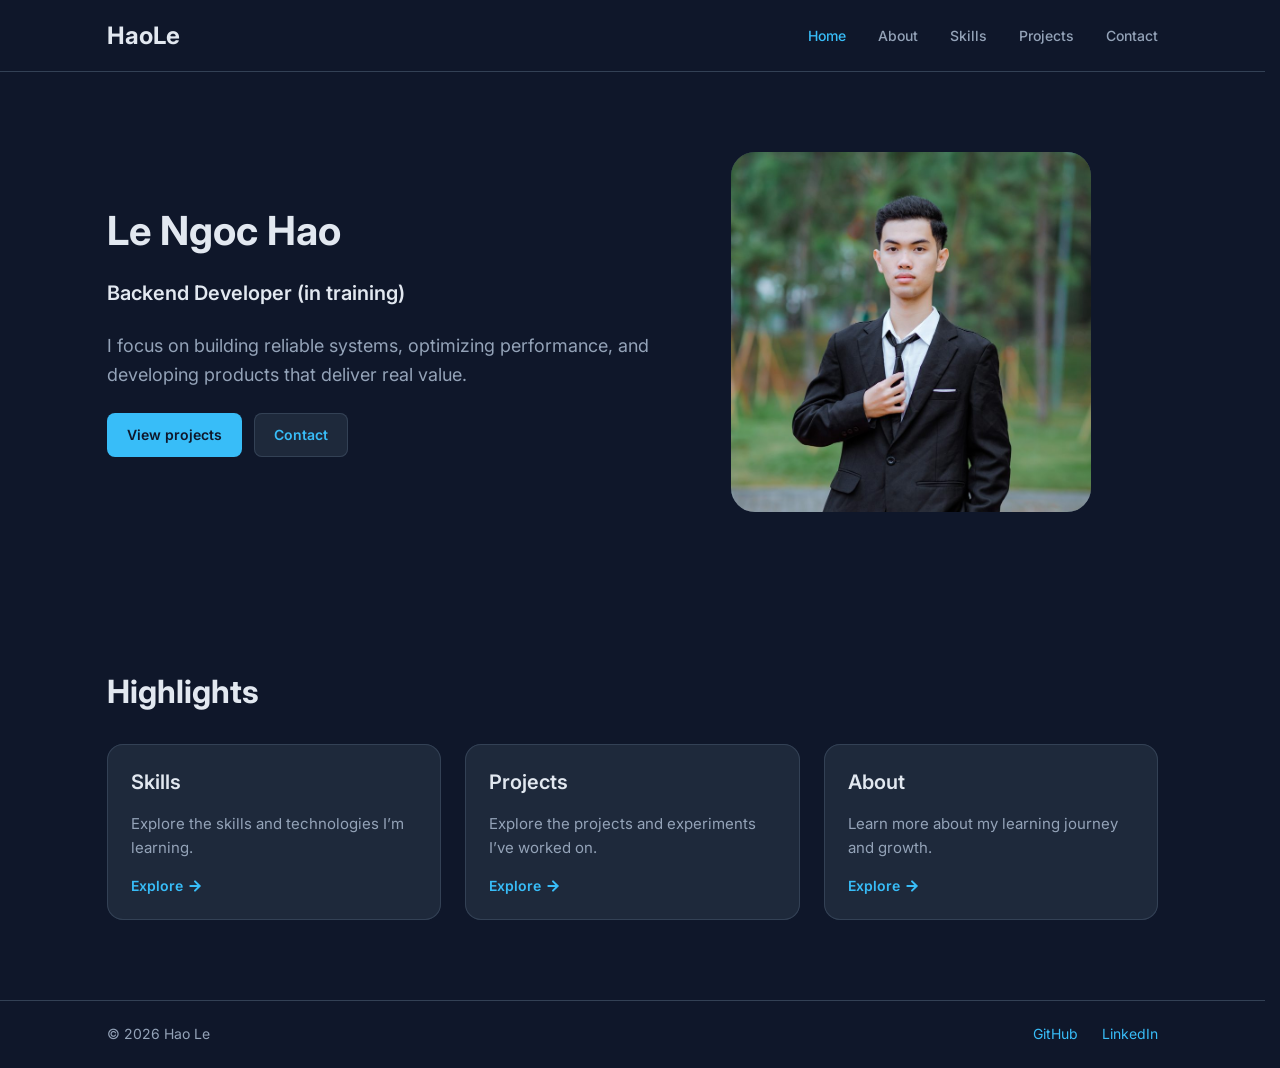
<file: index.html>
<!doctype html>
<html lang="en">
  <head>
    <meta charset="utf-8" />
    <meta name="viewport" content="width=device-width, initial-scale=1" />
    <meta name="theme-color" content="#0f172a" />
    <meta
      name="description"
      content="Le Ngoc Hao, a backend developer in training. Start here for highlights and links to skills, projects and about pages."
    />
    <title>Home | HaoLe</title>
    <link rel="preconnect" href="https://fonts.googleapis.com" />
    <link rel="preconnect" href="https://fonts.gstatic.com" crossorigin />
    <link
      rel="stylesheet"
      href="https://fonts.googleapis.com/css2?family=Inter:wght@400;500;600;700&amp;display=swap"
    />
    <link rel="stylesheet" href="css/style.css" />
    <script src="js/navigation.js" defer></script>
  </head>
  <body>
    <header class="site-header">
      <div class="container header-inner">
        <a class="brand" href="index.html">HaoLe</a>
        <button
          class="button menu-toggle"
          type="button"
          aria-label="Open navigation menu"
          aria-expanded="false"
          aria-controls="primary-navigation"
        >
          <span class="menu-icon" aria-hidden="true">
            <span></span><span></span><span></span>
          </span>
        </button>
        <nav
          class="nav-list"
          id="primary-navigation"
          aria-label="Primary navigation"
        >
          <a class="nav-link active" href="index.html" aria-current="page"
            >Home</a
          >
          <a class="nav-link" href="about.html">About</a>
          <a class="nav-link" href="skills.html">Skills</a>
          <a class="nav-link" href="projects.html">Projects</a>
          <a class="nav-link" href="contact.html">Contact</a>
        </nav>
      </div>
    </header>

    <main>
      <section class="container intro hero">
        <div class="intro-copy hero-copy">
          <h1 class="page-title">Le Ngoc Hao</h1>
          <p class="hero-subtitle">Backend Developer (in training)</p>
          <p class="body-copy">
            I focus on building reliable systems, optimizing performance, and
            developing products that deliver real value.
          </p>
          <div class="hero-actions">
            <a class="button button-primary" href="projects.html"
              >View projects</a
            >
            <a class="button" href="contact.html">Contact</a>
          </div>
        </div>

        <div class="avatar">
          <img
            class="portrait"
            src="images/portrait.jpg"
            width="800"
            height="1200"
            alt="Portrait of Le Ngoc Hao in a dark suit outdoors"
          />
        </div>
      </section>

      <section class="container page-content">
        <h2 class="section-title">Highlights</h2>
        <div class="card-grid highlight-grid">
          <article class="card">
            <h3 class="card-title">Skills</h3>
            <p class="card-copy">
              Explore the skills and technologies I’m learning.
            </p>
            <a class="text-link" href="skills.html">
              Explore
              <img
                src="assets/icons/arrow-right.svg"
                width="16"
                height="16"
                alt=""
              />
            </a>
          </article>

          <article class="card">
            <h3 class="card-title">Projects</h3>
            <p class="card-copy">
              Explore the projects and experiments I’ve worked on.
            </p>
            <a class="text-link" href="projects.html">
              Explore
              <img
                src="assets/icons/arrow-right.svg"
                width="16"
                height="16"
                alt=""
              />
            </a>
          </article>

          <article class="card">
            <h3 class="card-title">About</h3>
            <p class="card-copy">
              Learn more about my learning journey and growth.
            </p>
            <a class="text-link" href="about.html">
              Explore
              <img
                src="assets/icons/arrow-right.svg"
                width="16"
                height="16"
                alt=""
              />
            </a>
          </article>
        </div>
      </section>
    </main>

    <footer class="site-footer">
      <div class="container footer-inner">
        <p>© 2026 Hao Le</p>
        <nav class="social-links" aria-label="Social media">
          <a
            href="https://github.com/Haole102"
            target="_blank"
            rel="noopener noreferrer"
            >GitHub</a
          >
          <a
            href="https://www.linkedin.com/in/h%C3%A0o-l%C3%AA-787840432/"
            target="_blank"
            rel="noopener noreferrer"
            >LinkedIn</a
          >
        </nav>
      </div>
    </footer>
  </body>
</html>
</file>
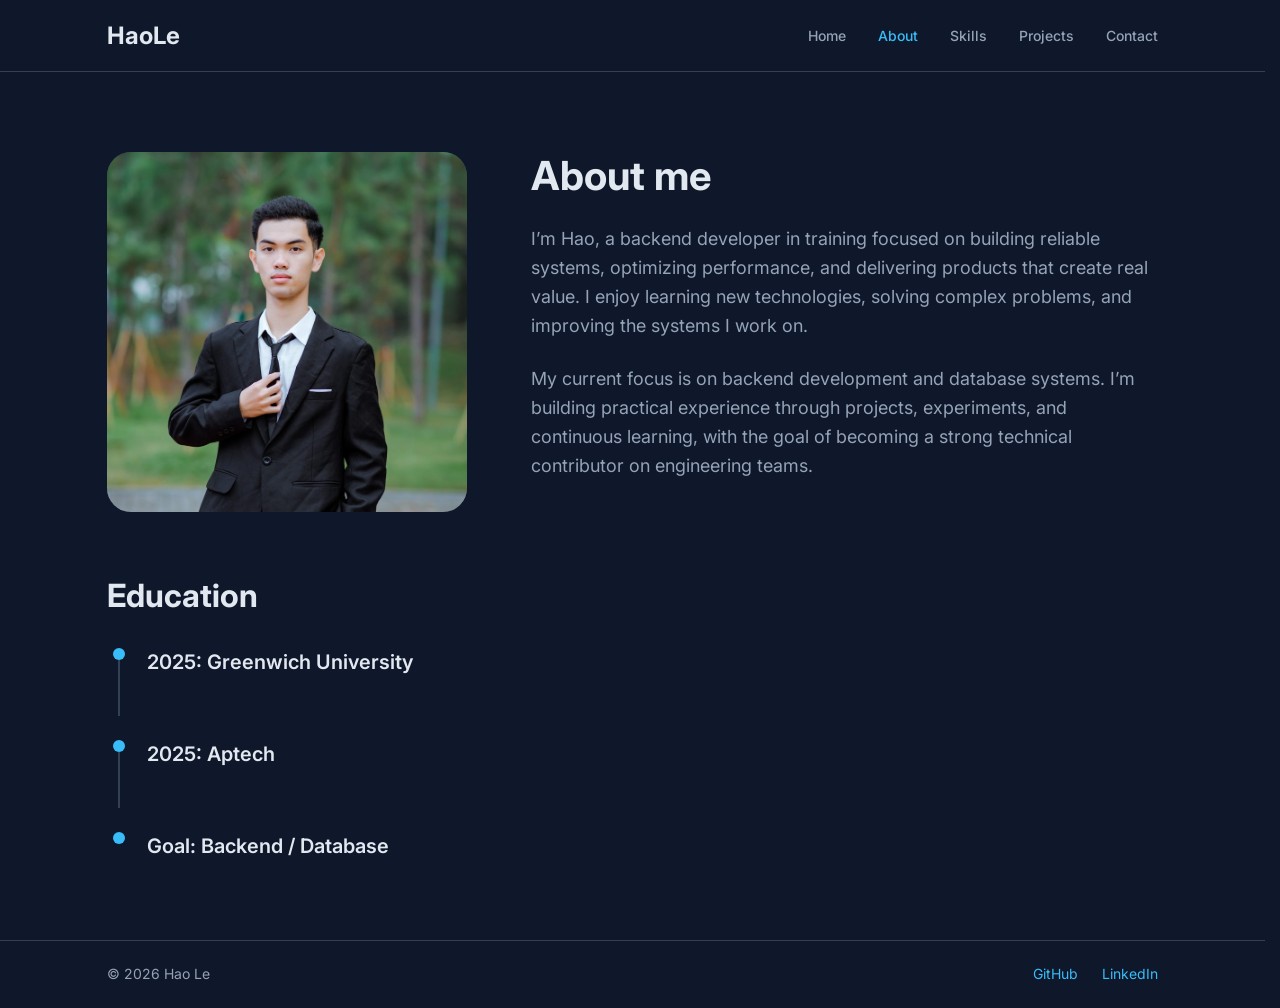
<file: about.html>
<!doctype html>
<html lang="en">
  <head>
    <meta charset="utf-8" />
    <meta name="viewport" content="width=device-width, initial-scale=1" />
    <meta name="theme-color" content="#0f172a" />
    <meta
      name="description"
      content="About Le Ngoc Hao: background, learning journey and education timeline of a backend developer in training."
    />
    <title>About | HaoLe</title>
    <link rel="preconnect" href="https://fonts.googleapis.com" />
    <link rel="preconnect" href="https://fonts.gstatic.com" crossorigin />
    <link
      rel="stylesheet"
      href="https://fonts.googleapis.com/css2?family=Inter:wght@400;500;600;700&amp;display=swap"
    />
    <link rel="stylesheet" href="css/style.css" />
    <script src="js/navigation.js" defer></script>
  </head>
  <body>
    <header class="site-header">
      <div class="container header-inner">
        <a class="brand" href="index.html">HaoLe</a>
        <button
          class="button menu-toggle"
          type="button"
          aria-label="Open navigation menu"
          aria-expanded="false"
          aria-controls="primary-navigation"
        >
          <span class="menu-icon" aria-hidden="true">
            <span></span><span></span><span></span>
          </span>
        </button>
        <nav
          class="nav-list"
          id="primary-navigation"
          aria-label="Primary navigation"
        >
          <a class="nav-link" href="index.html">Home</a>
          <a class="nav-link active" href="about.html" aria-current="page"
            >About</a
          >
          <a class="nav-link" href="skills.html">Skills</a>
          <a class="nav-link" href="projects.html">Projects</a>
          <a class="nav-link" href="contact.html">Contact</a>
        </nav>
      </div>
    </header>

    <main>
      <div class="container page-content about-content">
        <section class="intro about-intro">
          <div class="avatar">
            <img
              class="portrait"
              src="images/portrait.jpg"
              width="800"
              height="1200"
              alt="Portrait of Le Ngoc Hao in a dark suit outdoors"
            />
          </div>

          <div class="intro-copy">
            <h1 class="page-title">About me</h1>
            <p class="body-copy">
              I’m Hao, a backend developer in training focused on building
              reliable systems, optimizing performance, and delivering products
              that create real value. I enjoy learning new technologies, solving
              complex problems, and improving the systems I work on.
            </p>
            <p class="body-copy">
              My current focus is on backend development and database systems.
              I’m building practical experience through projects, experiments,
              and continuous learning, with the goal of becoming a strong
              technical contributor on engineering teams.
            </p>
          </div>
        </section>

        <section class="education">
          <h2 class="section-title">Education</h2>
          <ol class="timeline">
            <li class="timeline-item">
              <img
                class="timeline-marker"
                src="assets/icons/timeline-marker.svg"
                width="24"
                height="68"
                alt=""
              />
              <p class="timeline-label">2025: Greenwich University</p>
            </li>

            <li class="timeline-item">
              <img
                class="timeline-marker"
                src="assets/icons/timeline-marker.svg"
                width="24"
                height="68"
                alt=""
              />
              <p class="timeline-label">2025: Aptech</p>
            </li>

            <li class="timeline-item">
              <img
                class="timeline-marker"
                src="assets/icons/timeline-goal.svg"
                width="24"
                height="12"
                alt=""
              />
              <p class="timeline-label">Goal: Backend / Database</p>
            </li>
          </ol>
        </section>
      </div>
    </main>

    <footer class="site-footer">
      <div class="container footer-inner">
        <p>© 2026 Hao Le</p>
        <nav class="social-links" aria-label="Social media">
          <a
            href="https://github.com/Haole102"
            target="_blank"
            rel="noopener noreferrer"
            >GitHub</a
          >
          <a
            href="https://www.linkedin.com/in/h%C3%A0o-l%C3%AA-787840432/"
            target="_blank"
            rel="noopener noreferrer"
            >LinkedIn</a
          >
        </nav>
      </div>
    </footer>
  </body>
</html>
</file>
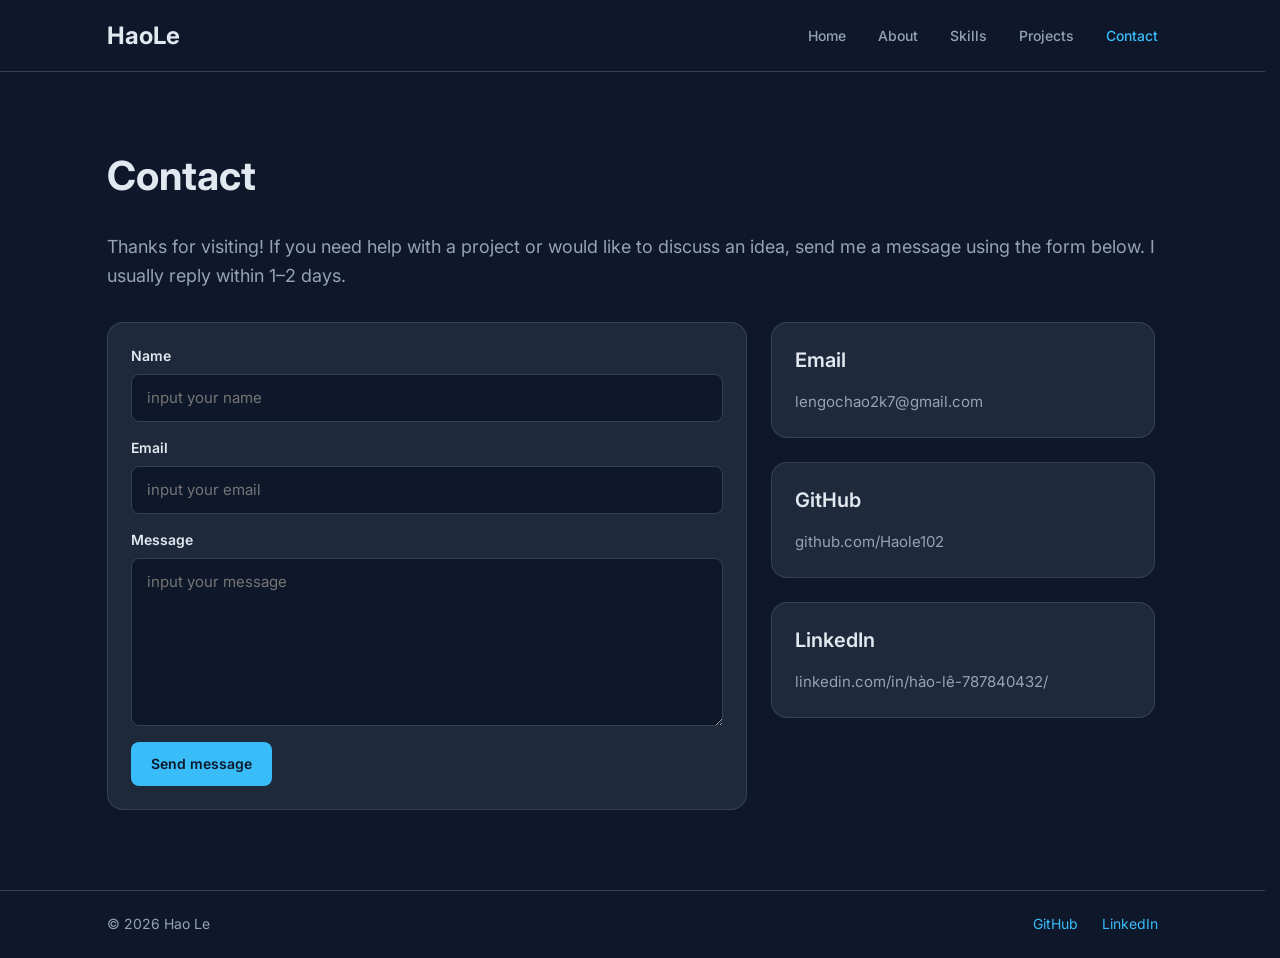
<file: contact.html>
<!doctype html>
<html lang="en">
  <head>
    <meta charset="utf-8" />
    <meta name="viewport" content="width=device-width, initial-scale=1" />
    <meta name="theme-color" content="#0f172a" />
    <meta
      name="description"
      content="Contact Le Ngoc Hao using the contact form. Typical response time is 1-2 days."
    />
    <title>Contact | HaoLe</title>
    <link rel="preconnect" href="https://fonts.googleapis.com" />
    <link rel="preconnect" href="https://fonts.gstatic.com" crossorigin />
    <link
      rel="stylesheet"
      href="https://fonts.googleapis.com/css2?family=Inter:wght@400;500;600;700&amp;display=swap"
    />
    <link rel="stylesheet" href="css/style.css" />
    <script src="js/navigation.js" defer></script>
    <script src="js/contact.js" defer></script>
  </head>

  <body>
    <header class="site-header">
      <div class="container header-inner">
        <a class="brand" href="index.html">HaoLe</a>
        <button
          class="button menu-toggle"
          type="button"
          aria-label="Open navigation menu"
          aria-expanded="false"
          aria-controls="primary-navigation"
        >
          <span class="menu-icon" aria-hidden="true">
            <span></span><span></span><span></span>
          </span>
        </button>
        <nav
          class="nav-list"
          id="primary-navigation"
          aria-label="Primary navigation"
        >
          <a class="nav-link" href="index.html">Home</a>
          <a class="nav-link" href="about.html">About</a>
          <a class="nav-link" href="skills.html">Skills</a>
          <a class="nav-link" href="projects.html">Projects</a>
          <a class="nav-link active" href="contact.html" aria-current="page"
            >Contact</a
          >
        </nav>
      </div>
    </header>

    <main>
      <div class="container page-content">
        <h1 class="page-title">Contact</h1>
        <p class="body-copy">
          Thanks for visiting! If you need help with a project or would like to
          discuss an idea, send me a message using the form below. I usually
          reply within 1–2 days.
        </p>
        <div class="contact-layout">
          <form class="card contact-form" id="contact-form" novalidate>
            <div class="form-field">
              <label for="name">Name</label>
              <input
                id="name"
                name="name"
                type="text"
                placeholder="input your name"
                autocomplete="name"
                maxlength="50"
                required
                aria-describedby="name-error"
              />
              <p class="form-error" id="name-error" hidden></p>
            </div>
            <div class="form-field">
              <label for="email">Email</label>
              <input
                id="email"
                name="email"
                type="email"
                placeholder="input your email"
                autocomplete="email"
                maxlength="100"
                required
                aria-describedby="email-error"
              />
              <p class="form-error" id="email-error" hidden></p>
            </div>
            <div class="form-field">
              <label for="message">Message</label>
              <textarea
                id="message"
                name="message"
                rows="6"
                placeholder="input your message"
                maxlength="1000"
                required
                aria-describedby="message-error"
              ></textarea>
              <p class="form-error" id="message-error" hidden></p>
            </div>
            <button class="button button-primary" type="submit">
              Send message
            </button>
          </form>

          <div class="contact-links">
            <article class="card">
              <h2 class="card-title">Email</h2>
              <p class="card-copy">
                <a href="mailto:lengochao2k7@gmail.com"
                  >lengochao2k7@gmail.com</a
                >
              </p>
            </article>
            <article class="card">
              <h2 class="card-title">GitHub</h2>
              <p class="card-copy">
                <a
                  href="https://github.com/Haole102"
                  target="_blank"
                  rel="noopener noreferrer"
                  >github.com/Haole102</a
                >
              </p>
            </article>
            <article class="card">
              <h2 class="card-title">LinkedIn</h2>
              <p class="card-copy">
                <a
                  href="https://www.linkedin.com/in/h%C3%A0o-l%C3%AA-787840432/"
                  target="_blank"
                  rel="noopener noreferrer"
                  >linkedin.com/in/hào-lê-787840432/</a
                >
              </p>
            </article>
          </div>
        </div>
      </div>
    </main>

    <footer class="site-footer">
      <div class="container footer-inner">
        <p>© 2026 Hao Le</p>
        <nav class="social-links" aria-label="Social media">
          <a
            href="https://github.com/Haole102"
            target="_blank"
            rel="noopener noreferrer"
            >GitHub</a
          >
          <a
            href="https://www.linkedin.com/in/h%C3%A0o-l%C3%AA-787840432/"
            target="_blank"
            rel="noopener noreferrer"
            >LinkedIn</a
          >
        </nav>
      </div>
    </footer>
  </body>
</html>
</file>
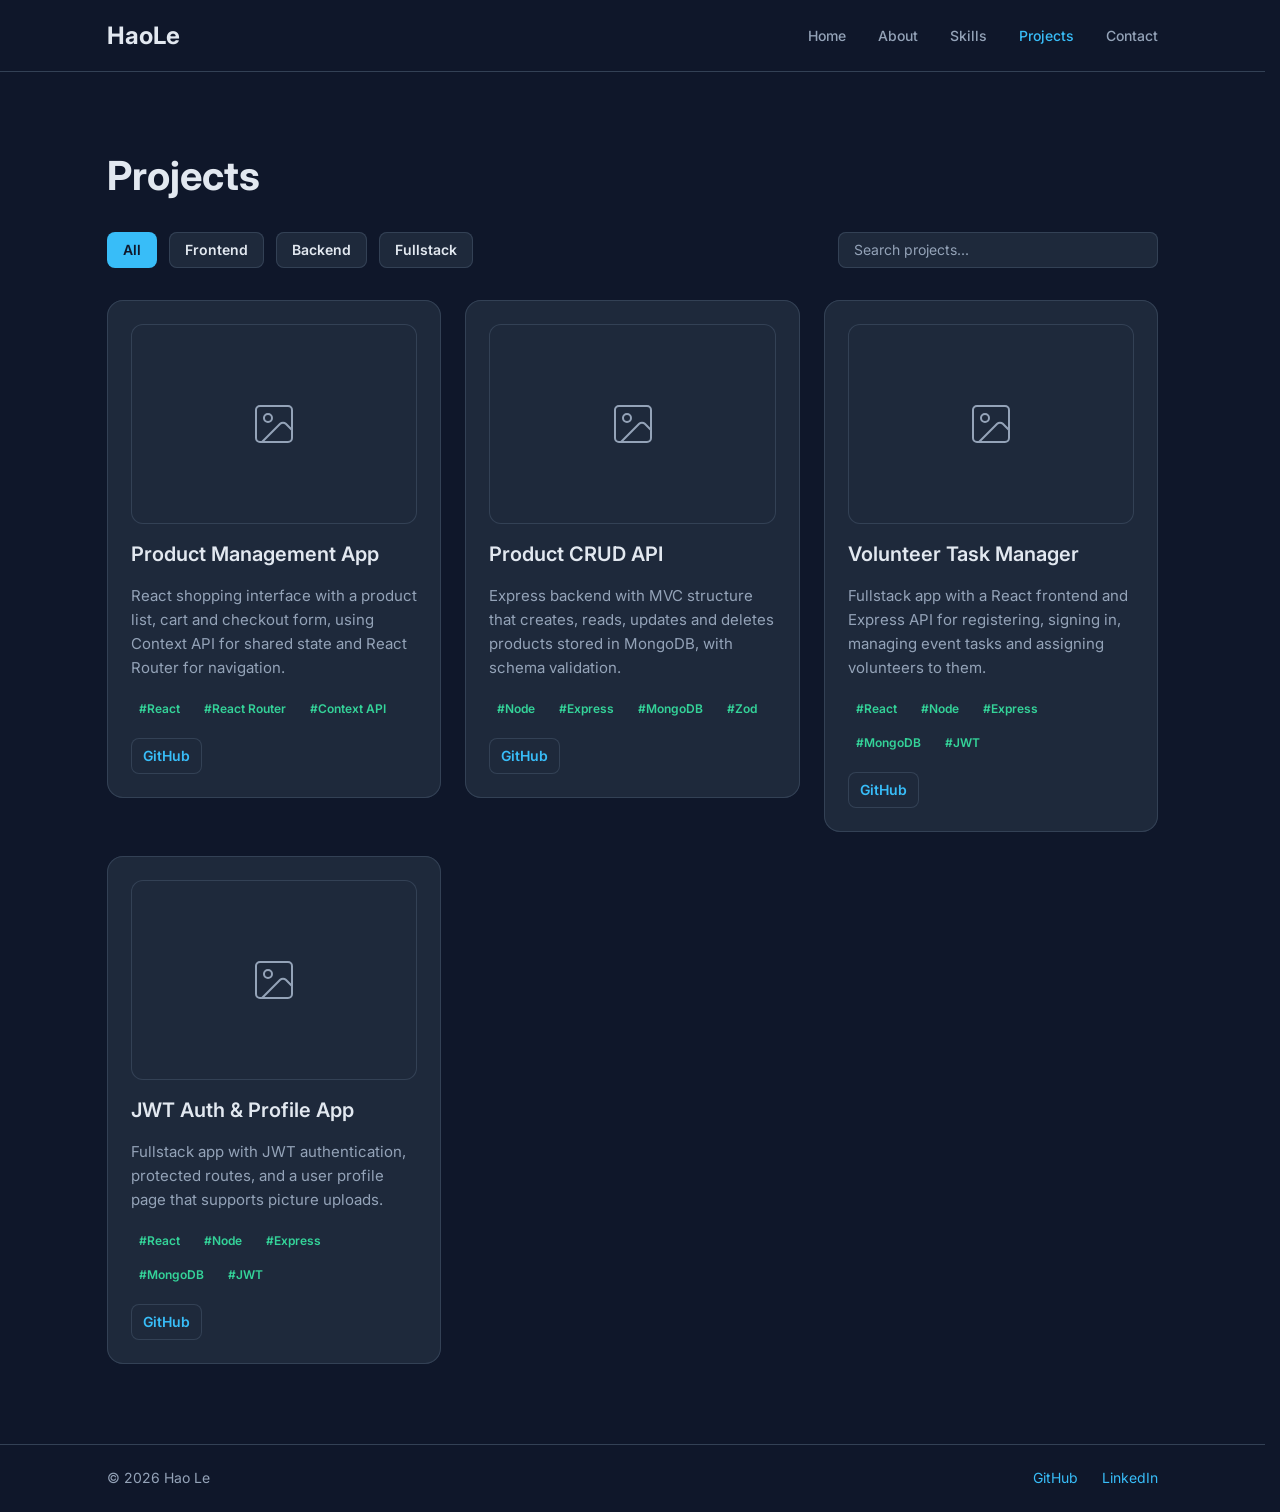
<file: projects.html>
<!doctype html>
<html lang="en">
  <head>
    <meta charset="utf-8" />
    <meta name="viewport" content="width=device-width, initial-scale=1" />
    <meta name="theme-color" content="#0f172a" />
    <meta
      name="description"
      content="Projects by Le Ngoc Hao, filterable by frontend, backend and fullstack, with technologies used."
    />
    <title>Projects | HaoLe</title>
    <link rel="preconnect" href="https://fonts.googleapis.com" />
    <link rel="preconnect" href="https://fonts.gstatic.com" crossorigin />
    <link
      rel="stylesheet"
      href="https://fonts.googleapis.com/css2?family=Inter:wght@400;500;600;700&amp;display=swap"
    />
    <link rel="stylesheet" href="css/style.css" />
    <script src="js/navigation.js" defer></script>
    <script src="js/projects.js" defer></script>
    <script src="js/project-search.js" defer></script>
  </head>

  <body>
    <header class="site-header">
      <div class="container header-inner">
        <a class="brand" href="index.html">HaoLe</a>
        <button
          class="button menu-toggle"
          type="button"
          aria-label="Open navigation menu"
          aria-expanded="false"
          aria-controls="primary-navigation"
        >
          <span class="menu-icon" aria-hidden="true">
            <span></span><span></span><span></span>
          </span>
        </button>
        <nav
          class="nav-list"
          id="primary-navigation"
          aria-label="Primary navigation"
        >
          <a class="nav-link" href="index.html">Home</a>
          <a class="nav-link" href="about.html">About</a>
          <a class="nav-link" href="skills.html">Skills</a>
          <a class="nav-link active" href="projects.html" aria-current="page"
            >Projects</a
          >
          <a class="nav-link" href="contact.html">Contact</a>
        </nav>
      </div>
    </header>

    <main>
      <div class="container page-content">
        <h1 class="page-title">Projects</h1>
        <div class="project-toolbar">
          <div
            class="project-filters"
            role="group"
            aria-label="Filter projects by category"
          >
            <button
              class="button project-filter-button"
              type="button"
              data-project-filter="all"
              aria-pressed="true"
              aria-controls="project-list"
            >
              All
            </button>
            <button
              class="button project-filter-button"
              type="button"
              data-project-filter="frontend"
              aria-pressed="false"
              aria-controls="project-list"
            >
              Frontend
            </button>
            <button
              class="button project-filter-button"
              type="button"
              data-project-filter="backend"
              aria-pressed="false"
              aria-controls="project-list"
            >
              Backend
            </button>
            <button
              class="button project-filter-button"
              type="button"
              data-project-filter="fullstack"
              aria-pressed="false"
              aria-controls="project-list"
            >
              Fullstack
            </button>
          </div>

          <div class="project-search">
            <label class="visually-hidden" for="project-search-input"
              >Search projects</label
            >
            <input
              id="project-search-input"
              class="project-search-input"
              type="search"
              placeholder="Search projects..."
              aria-controls="project-list"
            />
          </div>
        </div>
        <p class="project-empty" id="project-empty" role="status" hidden>
          No projects match your search.
        </p>

        <section class="card-grid project-grid" id="project-list">
          <article class="card" data-project-category="frontend">
            <div class="project-media">
              <img src="assets/icons/image.svg" width="48" height="48" alt="" />
            </div>
            <h2 class="card-title">Product Management App</h2>
            <p class="card-copy">
              React shopping interface with a product list, cart and checkout
              form, using Context API for shared state and React Router for
              navigation.
            </p>
            <ul class="technology-tags">
              <li class="technology-tag">#React</li>
              <li class="technology-tag">#React Router</li>
              <li class="technology-tag">#Context API</li>
            </ul>
            <a
              class="button button-repository"
              href="https://github.com/Haole102/bai-tap-quan-ly-san-pham"
              target="_blank"
              rel="noopener noreferrer"
              title="Product Management App on GitHub"
              >GitHub</a
            >
          </article>
          <article class="card" data-project-category="backend">
            <div class="project-media">
              <img src="assets/icons/image.svg" width="48" height="48" alt="" />
            </div>
            <h2 class="card-title">Product CRUD API</h2>
            <p class="card-copy">
              Express backend with MVC structure that creates, reads, updates
              and deletes products stored in MongoDB, with schema validation.
            </p>
            <ul class="technology-tags">
              <li class="technology-tag">#Node</li>
              <li class="technology-tag">#Express</li>
              <li class="technology-tag">#MongoDB</li>
              <li class="technology-tag">#Zod</li>
            </ul>
            <a
              class="button button-repository"
              href="https://github.com/Haole102/Sample-BE-CRUD"
              target="_blank"
              rel="noopener noreferrer"
              title="Product CRUD API on GitHub"
              >GitHub</a
            >
          </article>
          <article class="card" data-project-category="fullstack">
            <div class="project-media">
              <img src="assets/icons/image.svg" width="48" height="48" alt="" />
            </div>
            <h2 class="card-title">Volunteer Task Manager</h2>
            <p class="card-copy">
              Fullstack app with a React frontend and Express API for
              registering, signing in, managing event tasks and assigning
              volunteers to them.
            </p>
            <ul class="technology-tags">
              <li class="technology-tag">#React</li>
              <li class="technology-tag">#Node</li>
              <li class="technology-tag">#Express</li>
              <li class="technology-tag">#MongoDB</li>
              <li class="technology-tag">#JWT</li>
            </ul>
            <a
              class="button button-repository"
              href="https://github.com/Haole102/Sample-Fullstack-App"
              target="_blank"
              rel="noopener noreferrer"
              title="Volunteer Task Manager on GitHub"
              >GitHub</a
            >
          </article>
          <article class="card" data-project-category="fullstack">
            <div class="project-media">
              <img src="assets/icons/image.svg" width="48" height="48" alt="" />
            </div>
            <h2 class="card-title">JWT Auth &amp; Profile App</h2>
            <p class="card-copy">
              Fullstack app with JWT authentication, protected routes, and a
              user profile page that supports picture uploads.
            </p>
            <ul class="technology-tags">
              <li class="technology-tag">#React</li>
              <li class="technology-tag">#Node</li>
              <li class="technology-tag">#Express</li>
              <li class="technology-tag">#MongoDB</li>
              <li class="technology-tag">#JWT</li>
            </ul>
            <a
              class="button button-repository"
              href="https://github.com/Haole102/Sample-JWT"
              target="_blank"
              rel="noopener noreferrer"
              title="JWT Auth &amp; Profile App on GitHub"
              >GitHub</a
            >
          </article>
        </section>
      </div>
    </main>

    <footer class="site-footer">
      <div class="container footer-inner">
        <p>© 2026 Hao Le</p>
        <nav class="social-links" aria-label="Social media">
          <a
            href="https://github.com/Haole102"
            target="_blank"
            rel="noopener noreferrer"
            >GitHub</a
          >
          <a
            href="https://www.linkedin.com/in/h%C3%A0o-l%C3%AA-787840432/"
            target="_blank"
            rel="noopener noreferrer"
            >LinkedIn</a
          >
        </nav>
      </div>
    </footer>
  </body>
</html>
</file>
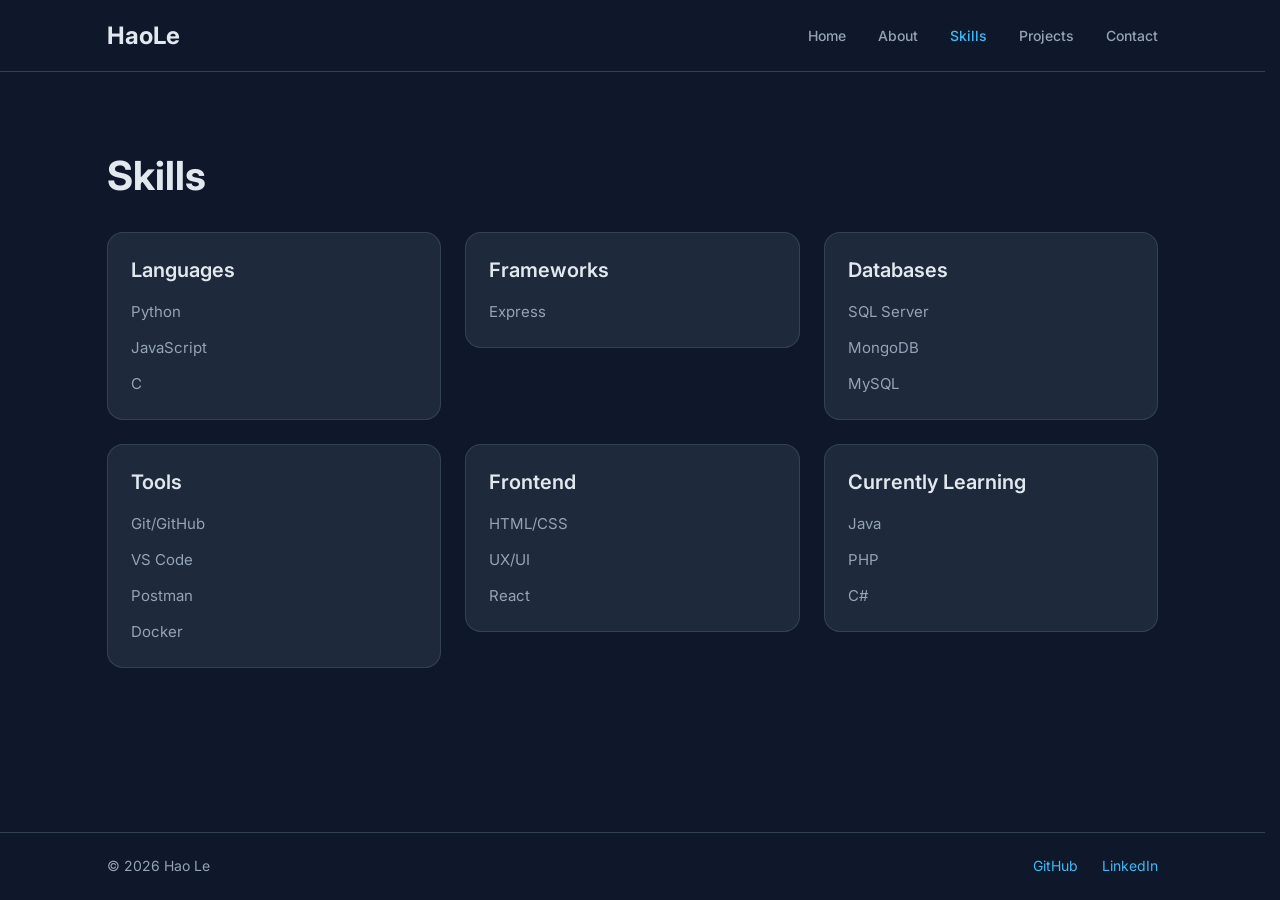
<file: skills.html>
<!doctype html>
<html lang="en">
  <head>
    <meta charset="utf-8" />
    <meta name="viewport" content="width=device-width, initial-scale=1" />
    <meta name="theme-color" content="#0f172a" />
    <meta
      name="description"
      content="Skills of Le Ngoc Hao: programming languages, frameworks, databases, tools and technologies currently being learned."
    />
    <title>Skills | HaoLe</title>
    <link rel="preconnect" href="https://fonts.googleapis.com" />
    <link rel="preconnect" href="https://fonts.gstatic.com" crossorigin />
    <link
      rel="stylesheet"
      href="https://fonts.googleapis.com/css2?family=Inter:wght@400;500;600;700&amp;display=swap"
    />
    <link rel="stylesheet" href="css/style.css" />
    <script src="js/navigation.js" defer></script>
  </head>
  <body>
    <header class="site-header">
      <div class="container header-inner">
        <a class="brand" href="index.html">HaoLe</a>
        <button
          class="button menu-toggle"
          type="button"
          aria-label="Open navigation menu"
          aria-expanded="false"
          aria-controls="primary-navigation"
        >
          <span class="menu-icon" aria-hidden="true">
            <span></span><span></span><span></span>
          </span>
        </button>
        <nav
          class="nav-list"
          id="primary-navigation"
          aria-label="Primary navigation"
        >
          <a class="nav-link" href="index.html">Home</a>
          <a class="nav-link" href="about.html">About</a>
          <a class="nav-link active" href="skills.html" aria-current="page"
            >Skills</a
          >
          <a class="nav-link" href="projects.html">Projects</a>
          <a class="nav-link" href="contact.html">Contact</a>
        </nav>
      </div>
    </header>

    <main>
      <div class="container page-content">
        <h1 class="page-title">Skills</h1>
        <section class="card-grid">
          <article class="card">
            <h2 class="card-title">Languages</h2>
            <ul class="skill-list">
              <li>Python</li>
              <li>JavaScript</li>
              <li>C</li>
            </ul>
          </article>

          <article class="card">
            <h2 class="card-title">Frameworks</h2>
            <ul class="skill-list">
              <li>Express</li>
            </ul>
          </article>

          <article class="card">
            <h2 class="card-title">Databases</h2>
            <ul class="skill-list">
              <li>SQL Server</li>
              <li>MongoDB</li>
              <li>MySQL</li>
            </ul>
          </article>

          <article class="card">
            <h2 class="card-title">Tools</h2>
            <ul class="skill-list">
              <li>Git/GitHub</li>
              <li>VS Code</li>
              <li>Postman</li>
              <li>Docker</li>
            </ul>
          </article>

          <article class="card">
            <h2 class="card-title">Frontend</h2>
            <ul class="skill-list">
              <li>HTML/CSS</li>
              <li>UX/UI</li>
              <li>React</li>
            </ul>
          </article>

          <article class="card">
            <h2 class="card-title">Currently Learning</h2>
            <ul class="skill-list">
              <li>Java</li>
              <li>PHP</li>
              <li>C#</li>
            </ul>
          </article>
        </section>
      </div>
    </main>

    <footer class="site-footer">
      <div class="container footer-inner">
        <p>© 2026 Hao Le</p>
        <nav class="social-links" aria-label="Social media">
          <a
            href="https://github.com/Haole102"
            target="_blank"
            rel="noopener noreferrer"
            >GitHub</a
          >
          <a
            href="https://www.linkedin.com/in/h%C3%A0o-l%C3%AA-787840432/"
            target="_blank"
            rel="noopener noreferrer"
            >LinkedIn</a
          >
        </nav>
      </div>
    </footer>
  </body>
</html>
</file>
<file: css/style.css>
:root {
  color-scheme: dark;
  --bg: #0f172a;
  --card: #1e293b;
  --text: #e2e8f0;
  --muted: #94a3b8;
  --accent: #38bdf8;
  --accent-2: #34d399;
  --error: #f87171;
  --on-accent: #0f172a;
  --border-subtle: #334155;
  --border-strong: #64748b;
  --focus-ring: #38bdf8;
  --space-4: 4px;
  --space-8: 8px;
  --space-12: 12px;
  --space-16: 16px;
  --space-20: 20px;
  --space-24: 24px;
  --space-32: 32px;
  --space-64: 64px;
  --space-80: 80px;
  --radius-8: 8px;
  --radius-12: 12px;
  --radius-16: 16px;
  --radius-24: 24px;
  --font-body: Inter, sans-serif;
  --font-size-base: 18px;
  /* Inset box-shadow acts as a 1px border without changing the box size */
  --inside-border: inset 0 0 0 1px var(--border-subtle);
  /* Side padding: 120px at 1440px, shrinks with the viewport (clamp: min, flexible, max) */
  --gutter: clamp(48px, 8.3334vw, 120px);
}

* {
  box-sizing: border-box;
  margin: 0;
  padding: 0;
}

/* ===== Base / reset ===== */
html {
  font-size: var(--font-size-base);
  /* Reserve scrollbar space so the layout does not shift between pages */
  scrollbar-gutter: stable;
}

body {
  min-height: 100vh;
  display: flex;
  flex-direction: column;
  background: var(--bg);
  color: var(--text);
  font-family: var(--font-body);
  line-height: 29px;
  font-synthesis: none;
  /* Break long words/URLs instead of overflowing on small screens */
  overflow-wrap: anywhere;
}

main {
  flex: 1;
}

a {
  color: inherit;
  text-decoration: none;
  transition: color 0.2s ease;
}

button {
  font: inherit;
  cursor: pointer;
}

img {
  display: block;
  max-width: 100%;
  height: auto;
}

/* Visible focus ring for keyboard users only (:focus-visible) */
a:focus-visible,
button:focus-visible {
  outline: 2px solid var(--focus-ring);
  outline-offset: 2px;
}

/* ===== Layout ===== */
.container {
  width: 100%;
  max-width: 1440px;
  margin-inline: auto;
  padding-inline: var(--gutter);
}

.page-content,
.hero {
  padding-block: var(--space-80);
}

.page-content,
.intro-copy,
.card,
.education,
.timeline,
.skill-list,
.menu-icon {
  display: flex;
  flex-direction: column;
}

.page-content,
.education {
  gap: var(--space-32);
}

.header-inner,
.footer-inner,
.nav-list,
.social-links,
.hero-actions,
.project-filters,
.technology-tags {
  display: flex;
  flex-wrap: wrap;
}

.header-inner,
.footer-inner,
.nav-list,
.social-links {
  align-items: center;
}

.header-inner,
.footer-inner {
  justify-content: space-between;
}

.hero-actions,
.project-filters {
  gap: var(--space-12);
}

.timeline,
.skill-list,
.technology-tags {
  list-style: none;
}

/* ===== Typography ===== */
.page-title {
  font-size: 40px;
  font-weight: 700;
  line-height: 48px;
}

.section-title {
  font-size: 32px;
  font-weight: 700;
  line-height: 40px;
}

.card-title,
.hero-subtitle,
.timeline-label {
  font-size: 20px;
  font-weight: 600;
  line-height: 28px;
}

.nav-link,
.footer-inner {
  font-size: 14px;
  line-height: 20px;
}

.nav-link,
.footer-inner,
.body-copy,
.card-copy,
.skill-list {
  color: var(--muted);
}

.card-copy,
.skill-list {
  font-size: 15px;
  line-height: 24px;
}

.button,
.avatar,
.card,
.project-media {
  box-shadow: var(--inside-border);
}

.button,
.text-link {
  display: inline-flex;
  align-items: center;
  align-self: flex-start;
  color: var(--accent);
  font-size: 14px;
  font-weight: 600;
  line-height: 20px;
}

/* ===== Buttons ===== */
.button {
  justify-content: center;
  flex-shrink: 0;
  max-width: 100%;
  padding: var(--space-12) var(--space-20);
  border: 0;
  border-radius: var(--radius-8);
  background: var(--card);
  text-align: center;
  transition:
    background 0.2s ease,
    color 0.2s ease,
    box-shadow 0.2s ease;
}

.menu-toggle,
.project-filters button {
  color: var(--text);
}

.button-primary,
.project-filter-button[aria-pressed="true"] {
  background: var(--accent);
  box-shadow: none;
  color: var(--on-accent);
}

.button-repository {
  padding: var(--space-8) var(--space-12);
}

.text-link {
  gap: var(--space-4);
}

.social-links a:hover,
.text-link:hover,
.contact-links a:hover,
a.button:hover {
  text-decoration: underline;
  text-underline-offset: var(--space-4);
}

/* ===== Header, footer and navigation ===== */
.site-header {
  position: sticky;
  top: 0;
  z-index: 50;
  background: var(--bg);
  box-shadow: inset 0 -1px var(--border-subtle);
}

.site-footer {
  background: var(--bg);
  box-shadow: inset 0 1px var(--border-subtle);
}

.header-inner {
  gap: var(--space-16) var(--space-32);
  min-height: 72px;
}

.brand {
  font-size: 24px;
  font-weight: 700;
  line-height: 32px;
}

.nav-list {
  gap: var(--space-12) var(--space-32);
}

.nav-link {
  font-weight: 500;
}

.nav-link.active,
.nav-link:hover {
  color: var(--accent);
}

.footer-inner {
  gap: var(--space-16);
  padding-block: var(--space-24);
}

.social-links {
  gap: var(--space-24);
  color: var(--accent);
}

.menu-toggle {
  display: none;
  width: 40px;
  height: 40px;
  padding: 0;
}

.menu-icon {
  gap: var(--space-4);
  width: 20px;
}

.menu-icon span {
  height: 2px;
  border-radius: 1px;
  background: currentColor;
}

/* Hamburger icon turns into an X when the menu is open */
.menu-toggle[aria-expanded="true"] .menu-icon span:nth-child(1) {
  transform: translateY(6px) rotate(45deg);
}

.menu-toggle[aria-expanded="true"] .menu-icon span:nth-child(2) {
  opacity: 0;
}

.menu-toggle[aria-expanded="true"] .menu-icon span:nth-child(3) {
  transform: translateY(-6px) rotate(-45deg);
}

/* ===== Intro (home hero and about) ===== */
.intro {
  display: grid;
  grid-template-columns: minmax(0, 560px) minmax(0, 360px);
  justify-content: start;
  align-items: center;
  gap: var(--space-64);
}

.about-intro {
  grid-template-columns: minmax(0, 360px) minmax(0, 1fr);
  align-items: start;
}

.intro-copy {
  gap: var(--space-24);
  min-width: 0;
}

.hero-copy {
  align-items: flex-start;
}

.avatar,
.card {
  min-width: 0;
  background: var(--card);
}

.avatar {
  width: 100%;
  max-width: 360px;
  /* Keeps the avatar square at any width */
  aspect-ratio: 1;
  overflow: hidden;
  border-radius: var(--radius-24);
}

.portrait {
  width: 100%;
  height: 100%;
  object-fit: cover;
  /* Crop the portrait so the face stays visible */
  object-position: center 30%;
}

/* ===== Cards and grids ===== */
.card-grid {
  display: grid;
  /* minmax(0, 1fr) lets columns shrink below their content width */
  grid-template-columns: repeat(3, minmax(0, 1fr));
  align-items: start;
  gap: var(--space-24);
}

.card {
  gap: var(--space-16);
  padding: var(--space-24);
  border-radius: var(--radius-16);
  transition: box-shadow 0.2s ease;
}

.card:hover {
  box-shadow: inset 0 0 0 1px var(--border-strong);
}

.about-content {
  gap: var(--space-64);
}

/* ===== About timeline ===== */
.timeline {
  gap: var(--space-24);
}

.timeline-item {
  display: flex;
  align-items: flex-start;
  gap: var(--space-16);
  min-height: 68px;
}

.timeline-marker {
  flex-shrink: 0;
}

.timeline-item:last-child {
  min-height: 0;
}

.timeline-label {
  min-width: 0;
}

.skill-list {
  gap: var(--space-12);
}

/* ===== Projects page ===== */
.project-filter-button {
  padding: var(--space-8) var(--space-16);
}

.project-filter-button:hover {
  box-shadow: inset 0 0 0 1px var(--accent);
}

/* [hidden] = hidden by the category filter, [data-search-hidden] = hidden by search */
.project-grid .card[hidden],
.project-grid .card[data-search-hidden] {
  display: none;
}

.project-toolbar {
  display: flex;
  flex-wrap: wrap;
  align-items: center;
  justify-content: space-between;
  gap: var(--space-16);
}

.project-search {
  flex: 0 1 320px;
  min-width: 0;
}

.project-search-input {
  width: 100%;
  padding: var(--space-8) var(--space-16);
  border: 0;
  border-radius: var(--radius-8);
  background: var(--card);
  box-shadow: var(--inside-border);
  color: var(--text);
  font: inherit;
  font-size: 14px;
  line-height: 20px;
}

.project-search-input::placeholder {
  color: var(--muted);
}

.project-search-input:focus-visible {
  outline: 2px solid var(--focus-ring);
  outline-offset: 2px;
}

.project-empty {
  color: var(--muted);
}

/* Label stays available to screen readers but is not shown */
.visually-hidden {
  position: absolute;
  width: 1px;
  height: 1px;
  overflow: hidden;
  clip-path: inset(50%);
  white-space: nowrap;
}

.project-media {
  display: grid;
  place-items: center;
  height: 200px;
  border-radius: var(--radius-12);
}

.project-media img {
  max-height: 100%;
  object-fit: contain;
}

.technology-tags {
  align-items: flex-start;
  gap: var(--space-8);
}

.technology-tag {
  padding: var(--space-4) var(--space-8);
  color: var(--accent-2);
  font-size: 12px;
  font-weight: 600;
  line-height: 18px;
}

/* ===== Contact form ===== */
.contact-layout {
  display: grid;
  grid-template-columns: minmax(0, 640px) minmax(0, 384px);
  align-items: start;
  gap: var(--space-24);
}

.contact-links {
  display: flex;
  flex-direction: column;
  gap: var(--space-24);
}

.form-field {
  display: flex;
  flex-direction: column;
  gap: var(--space-8);
}

.form-field label {
  font-size: 14px;
  font-weight: 600;
  line-height: 20px;
}

.form-field input,
.form-field textarea {
  width: 100%;
  padding: var(--space-12) var(--space-16);
  border: 0;
  border-radius: var(--radius-8);
  background: var(--bg);
  box-shadow: var(--inside-border);
  color: var(--text);
  font: inherit;
  font-size: 15px;
  line-height: 24px;
}

.form-field textarea {
  resize: vertical;
}

.form-field input:focus-visible,
.form-field textarea:focus-visible {
  outline: 2px solid var(--focus-ring);
  outline-offset: 2px;
}

.form-error {
  color: var(--error);
  font-size: 14px;
  line-height: 20px;
}

/* ===== Mobile layout: 768px and below (desktop is the default above) ===== */
@media (max-width: 768px) {
  :root {
    --gutter: 24px;
  }

  .page-content,
  .hero {
    padding-block: var(--space-32);
  }

  .page-content {
    gap: var(--space-24);
  }

  /* :has() selects the page that contains a highlight grid / filters, to match Figma spacing */
  .page-content:has(.highlight-grid) {
    gap: var(--space-16);
  }

  .page-content:has(.project-filters) {
    gap: var(--space-32);
  }

  .header-inner {
    gap: 0;
    min-height: 0;
    padding: var(--space-16);
  }

  .menu-toggle {
    display: inline-flex;
  }

  .nav-list {
    display: none;
    flex-basis: 100%;
    flex-direction: column;
    align-items: stretch;
    gap: 0;
    padding-top: var(--space-32);
  }

  .nav-list.is-open {
    display: flex;
  }

  .nav-link {
    padding: var(--space-12) 0;
    border-radius: var(--radius-8);
  }

  .nav-link:hover,
  .nav-link.active {
    background: var(--card);
    padding-inline: var(--space-16);
  }

  .card-grid,
  .contact-layout {
    grid-template-columns: minmax(0, 1fr);
  }

  .contact-layout,
  .contact-links {
    gap: var(--space-16);
  }

  .intro,
  .about-intro {
    grid-template-columns: minmax(0, 1fr);
    justify-content: stretch;
    align-items: start;
    gap: var(--space-24);
  }

  .avatar {
    max-width: 220px;
  }

  /* order: -1 shows the portrait above the text */
  .hero .avatar {
    order: -1;
  }

  .hero-copy {
    gap: var(--space-16);
  }

  .hero-actions {
    flex-direction: column;
    align-items: stretch;
    width: 100%;
  }

  .hero-actions .button {
    align-self: stretch;
  }

  .about-intro {
    gap: var(--space-32);
  }

  /* display: contents removes the wrapper box so its children join the grid and can be reordered */
  .about-intro .intro-copy {
    display: contents;
  }

  /* order: -1 moves the title above the portrait */
  .about-intro .page-title {
    order: -1;
  }

  .highlight-grid {
    gap: var(--space-16);
  }

  .highlight-grid .card {
    gap: var(--space-12);
    padding: var(--space-20);
  }

  .project-toolbar {
    flex-direction: column;
    align-items: stretch;
  }

  .project-search {
    flex-basis: auto;
  }

  /* Filters wrap into two columns */
  .project-filters {
    display: grid;
    grid-template-columns: repeat(2, max-content);
  }

  .about-content {
    gap: var(--space-32);
  }

  .education {
    gap: var(--space-24);
  }
}
</file>
